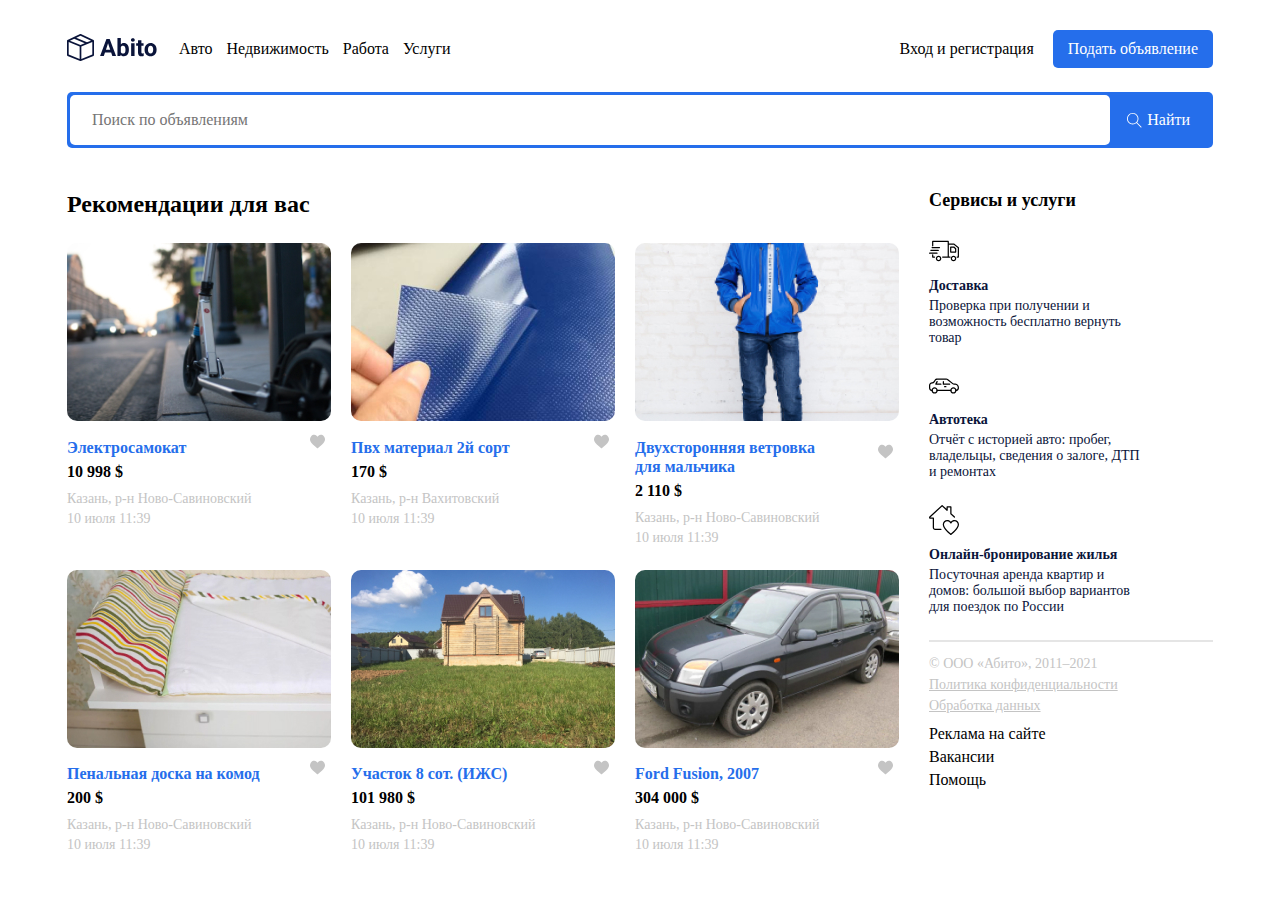
<file: index.html>
<!DOCTYPE html>
<html lang="en">
<head>
    <meta charset="UTF-8">
    <meta http-equiv="X-UA-Compatible" content="IE=edge">
    <meta name="viewport" content="width=device-width, initial-scale=1.0">
    <title>Abito - доска объявлений</title>
    <link rel="preconnect" href="https://fonts.googleapis.com"> 
    <link rel="preconnect" href="https://fonts.gstatic.com" crossorigin> 
    <link href="https://fonts.googleapis.com/css2?family=Roboto:wght@400;700&display=swap" rel="stylesheet">
    <link rel="stylesheet" href="css/normalize.css">
    <link rel="stylesheet" href="css/style.css">
</head>
<body>
    <header class="header container">
        <div class="navbar">
            <a href="/index.html" class="logo">
                <img src="img/logo.svg" alt="Logo : Abito" class="logo-image">
            </a>
            
            <div class="navbar-panel">
                <button class="close-menu">
                    <svg width="32" height="32" viewBox="0 0 32 32" fill="none" xmlns="http://www.w3.org/2000/svg">
                        <path d="M1 1L31 31M1 31L31 1" stroke="black" stroke-width="2"/>
                    </svg>
                </button>
                    
                <!-- навигация -->
            <nav class="navbar-menu">
                <!-- меню -->
                <ul class="menu">
                    <!-- пункт меню -->
                    <li class="menu-item">
                        <!-- ссылка -->
                        <a href="#" class="menu-link">Авто</a>
                    </li>
                    <li class="menu-item">
                        <a href="#" class="menu-link">Недвижимость</a>
                    </li>
                    <li class="menu-item">
                        <a href="#" class="menu-link">Работа</a>
                    </li>
                    <li class="menu-item">
                        <a href="#" class="menu-link">Услуги</a>
                    </li>
                </ul>
            </nav>

            <div class="button-group">
                <a href="#" class="button button-link">Вход и регистрация</a>
                <a href="#" class="button button-primary">Подать объявление</a>
            </div>
            </div>

            <button class="menu-button">
                <svg width="30" height="30" viewBox="0 0 30 30" fill="none" xmlns="http://www.w3.org/2000/svg">
                    <path d="M0.937476 9.37501H29.0624C29.58 9.37501 29.9999 8.95498 29.9999 8.43754C29.9999 7.92002 29.5799 7.50006 29.0624 7.50006H0.937476C0.419955 7.50006 0 7.92009 0 8.43754C0 8.95498 0.420033 9.37501 0.937476 9.37501Z" fill="black"/>
                    <path d="M29.0624 14.0626H0.937476C0.419955 14.0626 0 14.4826 0 15C0 15.5175 0.420033 15.9375 0.937476 15.9375H29.0624C29.58 15.9375 29.9999 15.5175 29.9999 15C29.9999 14.4826 29.58 14.0626 29.0624 14.0626Z" fill="black"/>
                    <path d="M29.0625 20.625H10.3125C9.79495 20.625 9.375 21.0451 9.375 21.5625C9.375 22.08 9.79503 22.5 10.3125 22.5H29.0625C29.58 22.5 29.9999 22.0799 29.9999 21.5625C30 21.045 29.58 20.625 29.0625 20.625Z" fill="black"/>
                </svg>
                    
            </button>
        </div>
        <!-- /.navbar -->
        <div class="search-panel">
            <input type="search" class="search-input" placeholder="Поиск по объявлениям">
            
            <button class="search-button">
                <svg class="search-icon" width="15" height="15" viewBox="0 0 15 15" fill="none" xmlns="http://www.w3.org/2000/svg">
                <path d="M14.6506 14.0012L10.0862 9.43675C10.9465 8.43352 11.4706 7.13293 11.4706 5.71058C11.4706 2.54822 8.89765 -0.0247192 5.7353 -0.0247192C4.20353 -0.0247192 2.76265 0.571751 1.67824 1.6544C0.595589 2.73793 -0.000881376 4.17881 9.77541e-07 5.71058C9.77541e-07 8.87293 2.57294 11.4459 5.7353 11.4459C7.15765 11.4459 8.45912 10.9218 9.46235 10.0615L14.0268 14.6259L14.6506 14.0012ZM5.7353 10.5635C3.06 10.5635 0.882354 8.38675 0.882354 5.71058C0.881472 4.41352 1.38618 3.19499 2.30294 2.2791C3.21882 1.36234 4.43824 0.857634 5.7353 0.857634C8.41059 0.857634 10.5882 3.0344 10.5882 5.71058C10.5882 8.38587 8.41059 10.5635 5.7353 10.5635Z" fill="white"/>
                </svg>
                    
                <span class="search-button-text">Найти</span>
            </button>
        </div>
        <!-- /.search-panel -->
    </header>
    <!-- /.header -->

    <div class="page-content container">
        <main class="main">
            <h2 class="page-title">Рекомендации для вас</h2>
            <div class="cards">
                <div class="card">
                    <a href="firstpost.html" class="card-link">
                        <img src="img/first-card-image.jpg" alt="photo" class="card-image">
                    </a>
                    <div class="card-header">
                        <a href="firstpost.html" class="card-link">
                            <h3 class="card-title">Электросамокат</h3>
                        </a>
                        <button class="like"><img src="img/like.svg" alt="like" class="like-button"></button>
                    </div>
                    <strong class="card-price">10 998 $</strong>
                    <p class="card-text">Казань, р-н Ново-Савиновский</p>
                    <p class="card-text">10 июля 11:39</p>
                </div>

                <div class="card">
                    <a href="#" class="card-link">
                        <img src="img/second-card-image.jpg" alt="photo" class="card-image">
                    </a>
                    <div class="card-header">
                        <a href="#" class="card-link">
                            <h3 class="card-title">Пвх материал 2й сорт</h3>
                        </a>
                        <button class="like"><img src="img/like.svg" alt="like" class="like-button"></button>
                    </div>
                    <strong class="card-price">170 $</strong>
                    <p class="card-text">Казань, р-н Вахитовский</p>
                    <p class="card-text">10 июля 11:39</p>
                </div>

                <div class="card">
                    <a href="#" class="card-link">
                        <img src="img/third-card-image.jpg" alt="photo" class="card-image">
                    </a>
                    <div class="card-header">
                        <a href="#" class="card-link">
                            <h3 class="card-title">Двухсторонняя ветровка <br>для мальчика</h3>
                        </a>
                        <button class="like"><img src="img/like.svg" alt="like" class="like-button"></button>
                    </div>
                    <strong class="card-price">2 110 $</strong>
                    <p class="card-text">Казань, р-н Ново-Савиновский</p>
                    <p class="card-text">10 июля 11:39</p>
                </div>

                <div class="card">
                    <a href="#" class="card-link">
                        <img src="img/fourth-card-image.jpg" alt="photo" class="card-image">
                    </a>
                    <div class="card-header">
                        <a href="#" class="card-link">
                            <h3 class="card-title">Пенальная доска на комод</h3>
                        </a>
                        <button class="like"><img src="img/like.svg" alt="like" class="like-button"></button>
                    </div>
                    <strong class="card-price">200 $</strong>
                    <p class="card-text">Казань, р-н Ново-Савиновский</p>
                    <p class="card-text">10 июля 11:39</p>
                </div>

                <div class="card">
                    <a href="#" class="card-link">
                        <img src="img/fifth-card-image.jpg" alt="photo" class="card-image">
                    </a>
                    <div class="card-header">
                        <a href="#" class="card-link">
                            <h3 class="card-title">Участок 8 сот. (ИЖС)</h3>
                        </a>
                        <button class="like"><img src="img/like.svg" alt="like" class="like-button"></button>
                    </div>
                    <strong class="card-price">101 980 $</strong>
                    <p class="card-text">Казань, р-н Ново-Савиновский</p>
                    <p class="card-text">10 июля 11:39</p>
                </div>

                <div class="card">
                    <a href="#" class="card-link">
                        <img src="img/sixth-card-image.jpg" alt="photo" class="card-image">
                    </a>
                    <div class="card-header">
                        <a href="#" class="card-link">
                            <h3 class="card-title">Ford Fusion, 2007</h3>
                        </a>
                        <button class="like"><img src="img/like.svg" alt="like" class="like-button"></button>
                    </div>
                    <strong class="card-price">304 000 $</strong>
                    <p class="card-text">Казань, р-н Ново-Савиновский</p>
                    <p class="card-text">10 июля 11:39</p>
                </div>
            </div>
        </main>
        <!-- /.main -->
        <aside class="sidebar">
            <h4 class="page-title">Сервисы и услуги</h4>
            <div class="service">
                <img src="img/shipping.svg" alt="service-image" class="service-image">
                <h5 class="service-title">Доставка</h5>
                <p class="service-text">Проверка при получении и возможность бесплатно вернуть товар</p>
            </div>

            <div class="service">
                <img src="img/autotek.svg" alt="service-image" class="service-image">
                <h5 class="service-title">Автотека</h5>
                <p class="service-text">Отчёт с историей авто: пробег, владельцы, сведения о залоге, ДТП и ремонтах</p>
            </div>

            <div class="service">
                <img src="img/booking.svg" alt="service-image" class="service-image">
                <h5 class="service-title">Онлайн-бронирование жилья</h5>
                <p class="service-text">Посуточная аренда квартир и домов: большой выбор вариантов для поездок по России</p>
            </div>
            <hr color="#E5E5E5">
            <footer class="footer">
                <p class="footer-text">© ООО «Абито», 2011–2021</p>
                <ul class="footer-menu">
                    <li class="footer-menu-item">
                        <a href="#" class="footer-text">Политика конфиденциальности</a>
                    </li>
                    <li class="footer-menu-item">
                        <a href="#" class="footer-text">Обработка данных</a>
                    </li>
                </ul>

                <ul class="footer-menu">
                    <li class="footer-menu-item">
                        <a href="#" class="footer-link">Реклама на сайте</a>
                    </li>
                    <li class="footer-menu-item">
                        <a href="#" class="footer-link">Вакансии</a>
                    </li>
                    <li class="footer-menu-item">
                        <a href="#" class="footer-link">Помощь</a>
                    </li>
                </ul>
            </footer>
            <!-- /.footer -->
        </aside>
        <!-- /.sidebar -->
    </div>
    <!-- /.page-content -->
<script src="https://unpkg.com/swiper/swiper-bundle.min.js"></script>
<script src="js/main.js"></script>    
</body>
</html>
</file>
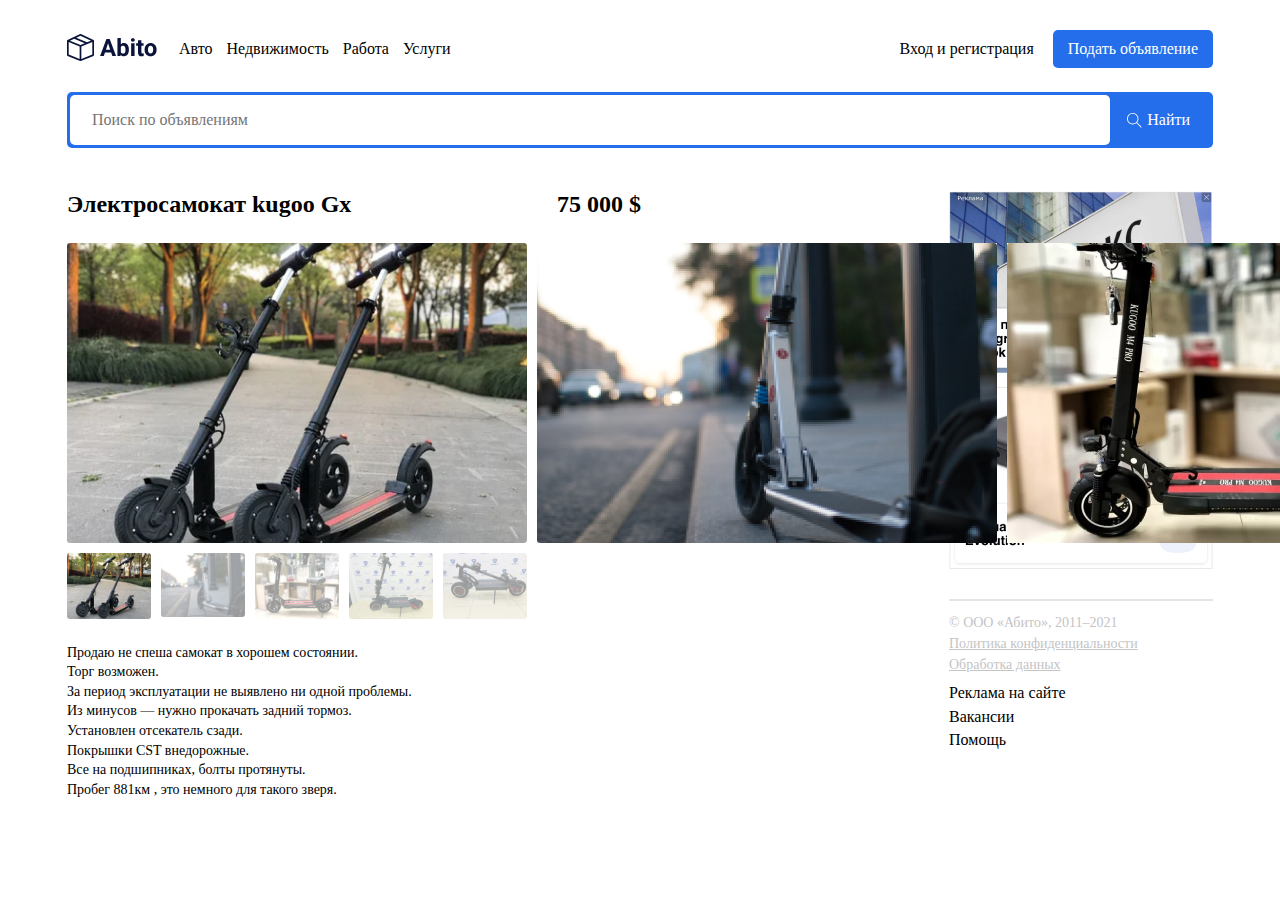
<file: firstpost.html>
<!DOCTYPE html>
<html lang="en">
<head>
    <meta charset="UTF-8">
    <meta http-equiv="X-UA-Compatible" content="IE=edge">
    <meta name="viewport" content="width=device-width, initial-scale=1.0">
    <title>Abito - страница объявления</title>
    <link rel="preconnect" href="https://fonts.googleapis.com"> 
    <link rel="preconnect" href="https://fonts.gstatic.com" crossorigin> 
    <link href="https://fonts.googleapis.com/css2?family=Roboto:wght@400;700&display=swap" rel="stylesheet">
    <link rel="stylesheet" href="css/normalize.css">
    <link rel="stylesheet" href="https://unpkg.com/swiper/swiper-bundle.min.css"/>
    <link rel="stylesheet" href="css/style.css">
</head>
<body>
    <header class="header container">
        <div class="navbar">
            <a href="/index.html" class="logo">
                <img src="img/logo.svg" alt="Logo : Abito" class="logo-image">
            </a>
            
            <div class="navbar-panel">
                <button class="close-menu">
                    <svg width="32" height="32" viewBox="0 0 32 32" fill="none" xmlns="http://www.w3.org/2000/svg">
                        <path d="M1 1L31 31M1 31L31 1" stroke="black" stroke-width="2"/>
                    </svg>
                </button>
                    
                <!-- навигация -->
            <nav class="navbar-menu">
                <!-- меню -->
                <ul class="menu">
                    <!-- пункт меню -->
                    <li class="menu-item">
                        <!-- ссылка -->
                        <a href="#" class="menu-link">Авто</a>
                    </li>
                    <li class="menu-item">
                        <a href="#" class="menu-link">Недвижимость</a>
                    </li>
                    <li class="menu-item">
                        <a href="#" class="menu-link">Работа</a>
                    </li>
                    <li class="menu-item">
                        <a href="#" class="menu-link">Услуги</a>
                    </li>
                </ul>
            </nav>

            <div class="button-group">
                <a href="#" class="button button-link">Вход и регистрация</a>
                <a href="#" class="button button-primary">Подать объявление</a>
            </div>
            </div>
            <button class="menu-button">
                <svg width="30" height="30" viewBox="0 0 30 30" fill="none" xmlns="http://www.w3.org/2000/svg">
                    <path d="M0.937476 9.37501H29.0624C29.58 9.37501 29.9999 8.95498 29.9999 8.43754C29.9999 7.92002 29.5799 7.50006 29.0624 7.50006H0.937476C0.419955 7.50006 0 7.92009 0 8.43754C0 8.95498 0.420033 9.37501 0.937476 9.37501Z" fill="black"/>
                    <path d="M29.0624 14.0626H0.937476C0.419955 14.0626 0 14.4826 0 15C0 15.5175 0.420033 15.9375 0.937476 15.9375H29.0624C29.58 15.9375 29.9999 15.5175 29.9999 15C29.9999 14.4826 29.58 14.0626 29.0624 14.0626Z" fill="black"/>
                    <path d="M29.0625 20.625H10.3125C9.79495 20.625 9.375 21.0451 9.375 21.5625C9.375 22.08 9.79503 22.5 10.3125 22.5H29.0625C29.58 22.5 29.9999 22.0799 29.9999 21.5625C30 21.045 29.58 20.625 29.0625 20.625Z" fill="black"/>
                </svg>
                    
            </button>
        </div>
        <!-- /.navbar -->
        <div class="search-panel">
            <input type="search" class="search-input" placeholder="Поиск по объявлениям">
            
            <button class="search-button">
                <svg class="search-icon" width="15" height="15" viewBox="0 0 15 15" fill="none" xmlns="http://www.w3.org/2000/svg">
                <path d="M14.6506 14.0012L10.0862 9.43675C10.9465 8.43352 11.4706 7.13293 11.4706 5.71058C11.4706 2.54822 8.89765 -0.0247192 5.7353 -0.0247192C4.20353 -0.0247192 2.76265 0.571751 1.67824 1.6544C0.595589 2.73793 -0.000881376 4.17881 9.77541e-07 5.71058C9.77541e-07 8.87293 2.57294 11.4459 5.7353 11.4459C7.15765 11.4459 8.45912 10.9218 9.46235 10.0615L14.0268 14.6259L14.6506 14.0012ZM5.7353 10.5635C3.06 10.5635 0.882354 8.38675 0.882354 5.71058C0.881472 4.41352 1.38618 3.19499 2.30294 2.2791C3.21882 1.36234 4.43824 0.857634 5.7353 0.857634C8.41059 0.857634 10.5882 3.0344 10.5882 5.71058C10.5882 8.38587 8.41059 10.5635 5.7353 10.5635Z" fill="white"/>
                </svg>
                    
                <span class="search-button-text">Найти</span>
            </button>
        </div>
        <!-- /.search-panel -->
    </header>
    <!-- /.header -->

    <div class="single-page-content container">
        <main class="main single-main">
            <div class="firstpost-content">
                <h2 class="page-title">Электросамокат kugoo Gx</h2>

                <!-- СЛАЙДЕР -->

                <div
      style="--swiper-navigation-color: #fff; --swiper-pagination-color: #fff"
      class="swiper-container mySwiper2"
    >
      <div class="swiper-wrapper">
        <div class="swiper-slide">
          <img src="img/first-samokat.jpg" alt="samokat-image" class="samokat-image" />
        </div>
        <div class="swiper-slide">
          <img src="img/second-samokat.jpg" alt="samokat-image" class="samokat-image" />
        </div>
        <div class="swiper-slide">
          <img src="img/third-samokat.jpg" alt="samokat-image" class="samokat-image" />
        </div>
        <div class="swiper-slide">
          <img src="img/fourth-samokat.jpg" alt="samokat-image" class="samokat-image" />
        </div>
        <div class="swiper-slide">
          <img src="img/fifth-samokat.jpg" alt="samokat-image" class="samokat-image" />
        </div>
        
      </div>

    </div>
    <div thumbsSlider="" class="swiper-container mySwiper">
      <div class="swiper-wrapper">
        <div class="swiper-slide">
          <img src="img/first-samokat.jpg" alt="samokat-image" class="samokat-image" />
        </div>
        <div class="swiper-slide">
          <img src="img/second-samokat.jpg" alt="samokat-image" class="samokat-image" />
        </div>
        <div class="swiper-slide">
          <img src="img/third-samokat.jpg" alt="samokat-image" class="samokat-image" />
        </div>
        <div class="swiper-slide">
          <img src="img/fourth-samokat.jpg" alt="samokat-image" class="samokat-image" />
        </div>
        <div class="swiper-slide">
          <img src="img/fifth-samokat.jpg" alt="samokat-image" class="samokat-image" />
        </div>
        
      </div>
    </div>
                <div class="content-text">
                    <p>Продаю не спеша самокат в хорошем состоянии.<br>
                        Торг возможен.<br>
                        За период эксплуатации не выявлено ни одной проблемы.<br>
                        Из минусов — нужно прокачать задний тормоз.<br>
                        Установлен отсекатель сзади.<br>
                        Покрышки CST внедорожные.<br>
                        Все на подшипниках, болты протянуты.<br>
                        Пробег 881км , это немного для такого зверя.</p>
                </div>

            </div>

            <div class="author-and-aside">
                <div class="author">
                    <strong class="single-price">75 000 $</strong>
                    <div class="author-and-buttons">
                        <div class="author-wrapper">
                            <div class="author-info">
                                <span class="author-name">Михаил Воробьев</span>
                                <div class="rating">
                                        <svg width="10" height="10" viewBox="0 0 10 10" fill="none" xmlns="http://www.w3.org/2000/svg">
                                        <path d="M9.97393 3.83595C9.90847 3.63346 9.72887 3.48965 9.51639 3.4705L6.63011 3.20842L5.4888 0.537072C5.40465 0.341297 5.21299 0.214569 5.00005 0.214569C4.78711 0.214569 4.59545 0.341297 4.5113 0.53753L3.36999 3.20842L0.483257 3.4705C0.271154 3.4901 0.0920116 3.63346 0.0261682 3.83595C-0.0396751 4.03844 0.0211327 4.26054 0.181583 4.40054L2.36326 6.31389L1.71994 9.14775C1.67286 9.35612 1.75374 9.5715 1.92662 9.69647C2.01955 9.76361 2.12827 9.79779 2.23791 9.79779C2.33244 9.79779 2.42621 9.77231 2.51036 9.72195L5.00005 8.23396L7.48882 9.72195C7.67094 9.83152 7.90052 9.82152 8.07302 9.69647C8.24598 9.57112 8.32678 9.35566 8.27971 9.14775L7.63638 6.31389L9.81806 4.40093C9.97851 4.26054 10.0398 4.03882 9.97393 3.83595Z" fill="#FFC107"/>
                                        </svg>
                                        <svg width="10" height="10" viewBox="0 0 10 10" fill="none" xmlns="http://www.w3.org/2000/svg">
                                        <path d="M9.97393 3.83595C9.90847 3.63346 9.72887 3.48965 9.51639 3.4705L6.63011 3.20842L5.4888 0.537072C5.40465 0.341297 5.21299 0.214569 5.00005 0.214569C4.78711 0.214569 4.59545 0.341297 4.5113 0.53753L3.36999 3.20842L0.483257 3.4705C0.271154 3.4901 0.0920116 3.63346 0.0261682 3.83595C-0.0396751 4.03844 0.0211327 4.26054 0.181583 4.40054L2.36326 6.31389L1.71994 9.14775C1.67286 9.35612 1.75374 9.5715 1.92662 9.69647C2.01955 9.76361 2.12827 9.79779 2.23791 9.79779C2.33244 9.79779 2.42621 9.77231 2.51036 9.72195L5.00005 8.23396L7.48882 9.72195C7.67094 9.83152 7.90052 9.82152 8.07302 9.69647C8.24598 9.57112 8.32678 9.35566 8.27971 9.14775L7.63638 6.31389L9.81806 4.40093C9.97851 4.26054 10.0398 4.03882 9.97393 3.83595Z" fill="#FFC107"/>
                                        </svg>
                                        <svg width="10" height="10" viewBox="0 0 10 10" fill="none" xmlns="http://www.w3.org/2000/svg">
                                        <path d="M9.97393 3.83595C9.90847 3.63346 9.72887 3.48965 9.51639 3.4705L6.63011 3.20842L5.4888 0.537072C5.40465 0.341297 5.21299 0.214569 5.00005 0.214569C4.78711 0.214569 4.59545 0.341297 4.5113 0.53753L3.36999 3.20842L0.483257 3.4705C0.271154 3.4901 0.0920116 3.63346 0.0261682 3.83595C-0.0396751 4.03844 0.0211327 4.26054 0.181583 4.40054L2.36326 6.31389L1.71994 9.14775C1.67286 9.35612 1.75374 9.5715 1.92662 9.69647C2.01955 9.76361 2.12827 9.79779 2.23791 9.79779C2.33244 9.79779 2.42621 9.77231 2.51036 9.72195L5.00005 8.23396L7.48882 9.72195C7.67094 9.83152 7.90052 9.82152 8.07302 9.69647C8.24598 9.57112 8.32678 9.35566 8.27971 9.14775L7.63638 6.31389L9.81806 4.40093C9.97851 4.26054 10.0398 4.03882 9.97393 3.83595Z" fill="#FFC107"/>
                                        </svg>
                                        <svg width="10" height="10" viewBox="0 0 10 10" fill="none" xmlns="http://www.w3.org/2000/svg">
                                        <path d="M9.97393 3.83595C9.90847 3.63346 9.72887 3.48965 9.51639 3.4705L6.63011 3.20842L5.4888 0.537072C5.40465 0.341297 5.21299 0.214569 5.00005 0.214569C4.78711 0.214569 4.59545 0.341297 4.5113 0.53753L3.36999 3.20842L0.483257 3.4705C0.271154 3.4901 0.0920116 3.63346 0.0261682 3.83595C-0.0396751 4.03844 0.0211327 4.26054 0.181583 4.40054L2.36326 6.31389L1.71994 9.14775C1.67286 9.35612 1.75374 9.5715 1.92662 9.69647C2.01955 9.76361 2.12827 9.79779 2.23791 9.79779C2.33244 9.79779 2.42621 9.77231 2.51036 9.72195L5.00005 8.23396L7.48882 9.72195C7.67094 9.83152 7.90052 9.82152 8.07302 9.69647C8.24598 9.57112 8.32678 9.35566 8.27971 9.14775L7.63638 6.31389L9.81806 4.40093C9.97851 4.26054 10.0398 4.03882 9.97393 3.83595Z" fill="#FFC107"/>
                                        </svg>
                                        <svg width="10" height="10" viewBox="0 0 10 10" fill="none" xmlns="http://www.w3.org/2000/svg">
                                        <path d="M9.97393 3.83595C9.90847 3.63346 9.72887 3.48965 9.51639 3.4705L6.63011 3.20842L5.4888 0.537072C5.40465 0.341297 5.21299 0.214569 5.00005 0.214569C4.78711 0.214569 4.59545 0.341297 4.5113 0.53753L3.36999 3.20842L0.483257 3.4705C0.271154 3.4901 0.0920116 3.63346 0.0261682 3.83595C-0.0396751 4.03844 0.0211327 4.26054 0.181583 4.40054L2.36326 6.31389L1.71994 9.14775C1.67286 9.35612 1.75374 9.5715 1.92662 9.69647C2.01955 9.76361 2.12827 9.79779 2.23791 9.79779C2.33244 9.79779 2.42621 9.77231 2.51036 9.72195L5.00005 8.23396L7.48882 9.72195C7.67094 9.83152 7.90052 9.82152 8.07302 9.69647C8.24598 9.57112 8.32678 9.35566 8.27971 9.14775L7.63638 6.31389L9.81806 4.40093C9.97851 4.26054 10.0398 4.03882 9.97393 3.83595Z" fill="#FFC107"/>
                                        </svg>           
                                        <span class="rating-counter">5 отзывов</span>
                                    </div>
                                    <div class="author-status">Частное лицо</div>
                            </div>
                            <img src="img/author-image.jpg" alt="" class="author-avatar">
                        </div>
                        <div class="button-group">
                            <button class="button button-block button-primary">Показать телефон</button>
                            <button class="button button-block button-success">Написать сообщение</button>
                        </div>
                    </div>
                </div>

                <aside class="sidebar firstpost-sidebar">
                    <hr class="top-hr" color="#E5E5E5">
                    <div class="banners">
                        <a href="#">
                            <img src="img/first-banner.jpg" alt="banner-image" class="first-banner-image banner-image">
                        </a>
                        <a href="#">
                            <img src="img/second-banner.jpg" alt="banner-image" class="second-banner-image banner-image">
                        </a>
                    </div>
                    <hr class="bottom-hr" color="#E5E5E5">
                    <footer class="footer">
                        <p class="footer-text">© ООО «Абито», 2011–2021</p>
                        <ul class="footer-menu">
                            <li class="footer-menu-item">
                                <a href="#" class="footer-text">Политика конфиденциальности</a>
                            </li>
                            <li class="footer-menu-item">
                                <a href="#" class="footer-text">Обработка данных</a>
                            </li>
                        </ul>
        
                        <ul class="footer-menu">
                            <li class="footer-menu-item">
                                <a href="#" class="footer-link">Реклама на сайте</a>
                            </li>
                            <li class="footer-menu-item">
                                <a href="#" class="footer-link">Вакансии</a>
                            </li>
                            <li class="footer-menu-item">
                                <a href="#" class="footer-link">Помощь</a>
                            </li>
                        </ul>
                    </footer>
                    <!-- /.footer -->
                </aside>
                <!-- /.sidebar -->
            </div>
            
        </main>
        <!-- /.main -->
        
    </div>
    <!-- /.page-content -->
    <script src="https://unpkg.com/swiper/swiper-bundle.min.js"></script>
    <script src="js/main.js"></script>    
</body>
</html>
</file>
<file: css/style.css>
.body {
    font-family: 'Roboto', sans-serif;
    font-size: 14px;
    color: #0A143A;
}

.container {
    max-width: 1146px;
    margin: auto;
}

.header {
    padding-top: 30px;
    padding-bottom: 30px;
    margin-bottom: 12px;
}

.navbar {
    display: flex;
    align-items: center;
    justify-content: space-between;
    margin-bottom: 24px;
}

.navbar-panel {
    flex-grow: 1;
    display: flex;
    align-items: center;
}

.navbar-menu {
    margin-right: auto;
}

.menu {
    list-style: none;
    margin: 0;
    padding: 0 22px;
    display: flex;
}

.menu-item:not(:last-child) {
    margin-right: 14px;
}

.menu-link {
    text-decoration: none;
    color: inherit;
}

.button {
    text-decoration: none;
    display: inline-block;
    padding: 10px 15px;
    cursor: pointer;
}

.button-link {
    color: inherit;
}

.button-primary {
    color: white;
    background: #256eeb;
    border-radius: 5px;
}

.search-panel  {
    height: 50px;
    background: #256eeb;
    border-radius: 5px;
    display: flex;
    padding: 3px;
}

.search-input {
    flex-grow: 1;
    background: white;
    border-radius: 5px;
    border: none;
    padding: 0 22px; 
}

.search-button {
    background: #256eeb;
    border: none;
    color: white;
    padding-right: 20px;
    padding-left: 17px;
    display: flex;
    align-items: center;
    cursor: pointer;
}

.search-button-text {
    margin-left: 5px;
}

.page-title {
    margin: 0;
    font-size: 24px;
    line-height: 28px;
    margin-bottom: 25px;
}

.page-content {
    display: grid;
    grid-template-columns: 9fr 3fr;
    grid-column-gap: 10px;
}

.single-page-content {
    display: grid;
    grid-template-columns: 12fr;
}

.cards {
    display: flex;
    flex-wrap: wrap;

}

.card {
    margin-bottom: 20px;
    margin-right: 20px;
}

.card-link {
    text-decoration: none;
}

.card-image {
    border-radius: 10px;
    width: 264px;
    height: 178px;
    object-fit: cover;
}

.card-title {
    font-size: 16px;
    line-height: 19px;
    color: #256EEB;
    margin-top: 12px;
    margin-bottom: 5px;
}

.card-header {
    display: flex;
    justify-content: space-between;
    align-items: center;
}

.like {
    border: none;
    background: white;
    margin-left: 15px;
    cursor: pointer;
}

.card-price {
    font-size: 16px;
    line-height: 19px;
    margin-bottom: 10px;
    display: block;
}

.card-text {
    font-size: 14px;
    line-height: 16px;
    color: #C4C4C4;
    margin-top: 0;
    margin-bottom: 4px;
}

.service {
    margin-bottom: 25px;
}

.sidebar .page-title {
    font-size: 18px;
    line-height: 21px;
}

.service-title {
    font-size: 14px;
    line-height: 16px;
    color: #0A143A;
    margin-top: 7px;
    margin-bottom: 4px;
}

.service-text {
    font-size: 14px;
    line-height: 16px;
    color: #0A143A;
    max-width: 217px;
    margin: 0;
}

.footer-text {
    display: block;
    font-size: 14px;
    line-height: 16px;
    color: #C4C4C4;
    margin-bottom: 5px;
}

.footer-menu {
    margin: 0;
    padding: 0;
    list-style: none;
    margin-bottom: 11px;
}

.footer-link {
    display: block;
    color: inherit;
    text-decoration: none;
    margin-bottom: 5px;
}

.first-banner-image {
    margin-bottom: 7px;
    cursor: pointer;
}

.second-banner-image {
    margin-bottom: 18px;
    cursor: pointer;
}

.single-main {
    width: 100%;
    display: flex;
    align-items: flex-start;
}

.content {
    max-width: 460px;
    margin-right: 30px;
}

.firstpost-content {
    max-width: 460px;
    margin-right: 30px;
}

.single-price {
    font-size: 24px;
    line-height: 28px;
}

.author {
    min-width: 264px;
    margin-right: 128px;
}

.author-wrapper {
    display: flex;
    align-items: center;
    justify-content: space-between;
    margin-top: 25px;
    margin-bottom: 30px;
}

.author-name {
    font-weight: bold;
    font-size: 14px;
    line-height: 16px;
    display: block;
    margin-bottom: 4px;
}

.rating {
    margin-bottom: 5px;
}

.rating-counter {
    margin-left: 10px;
    opacity: 0.5;
}

.author-status {
    font-size: 12px;
    line-height: 14px;
}

.author-avatar {
    width: 50px;
    height: 50px;
    object-fit: cover;
    border-radius: 50%;
}

.button-block {
    display: block;
    width: 100%;
    height: 54px;
    text-align: center;
    margin-bottom: 14px;
    font-size: 14px;
    line-height: 16px;
    border: none;
}

.button-success {
    color: white;
    background: #14B4BE;
    border-radius: 5px;
}

.swiper-image {
    width: 100%;
    border-radius: 10px;
}

.swiper-container {
    width: 100%;
    height: 100%;
  }

  .swiper-slide {
    text-align: center;
    font-size: 18px;
    background: #fff;

    /* Center slide text vertically */
    display: -webkit-box;
    display: -ms-flexbox;
    display: -webkit-flex;
    display: flex;
    -webkit-box-pack: center;
    -ms-flex-pack: center;
    -webkit-justify-content: center;
    justify-content: center;
    -webkit-box-align: center;
    -ms-flex-align: center;
    -webkit-align-items: center;
    align-items: center;
  }

  .swiper-slide img {
    display: block;
    width: 100%;
    height: 100%;
    object-fit: cover;
    border-radius: 3px;
  }

  .swiper-container {
    width: 100%;
    height: 300px;
    margin-left: auto;
    margin-right: auto;
  }

  .swiper-slide {
    background-size: cover;
    background-position: center;
  }

  .mySwiper2 {
    width: 100%;
    border-radius: 10px;
  }

  .mySwiper {
    height: 20%;
    box-sizing: border-box;
    padding: 10px 0;
  }

  .mySwiper .swiper-slide {
    width: 25%;
    height: 100%;
    opacity: 0.4;
  }

  .mySwiper .swiper-slide-thumb-active {
    opacity: 1;
  }

  .swiper-slide img {
    display: block;
    width: 100%;
    height: 100%;
    object-fit: cover;
  }

.content-text {
    font-size: 14px;
    line-height: 140%;
    color: inherit;
}

.close-menu {
    display: none;
}

.menu-button {
    background: white;
    border: none;
    cursor: pointer;
    display: none;
}

.author-and-aside {
    width: 100%;
    display: flex;
    justify-content: space-between;
}

.top-hr {
    display: none;
}

@media (max-width: 1200px)  {
    .container {
        max-width: 960px;
    }

    .card {
        width: 45%;
    }

    .card-image {
        width: 100%;
        height: 250px;
    }

    .banner-image {
        width: 100%;
    }

    .author {
        min-width: 234px;
        margin-right: 28px;
    }
}

@media (max-width: 992px) {
    .container {
        max-width: 740px;
    }

    .card-image {
        height: 150px;
    }

    .author {
        margin-right: 0;

    }

    .author-and-aside {
        width: 100%;
        display: flex;
        flex-direction: column;
    }

    .top-hr {
        display: block;
        margin-top: 0;
    }

    .first-banner-image {
        margin-top: 18px;
    }
}

@media (max-width: 768px) {
    .container {
        max-width: 576px;
    }

    .card {
        width: 100%;
    }

    .page-content {
        grid-template-columns: 8fr 4fr;
    }

    .menu-button {
        display: block;
    }

    .navbar-panel {
        position: fixed;
        top: 0;
        right: 0;
        width: 100%;
        height: 100%;
        background: white;
        z-index: 9;
        flex-direction: column;
        align-items: center;
        justify-content: center;
        transition: transform 0.5s, opacity 0.5s;
        transform: translateX(100%);
        opacity: 0;
    }

    .is-open {
        transform: translateX(0);
        opacity: 1;
    }

    .close-menu {
        display: block;
        position: absolute;
        right: 30px;
        top: 30px;
        background: white;
        border: none;
        cursor: pointer;
    }

    .navbar-menu {
        margin-left: auto;
        margin-bottom: 20px;
    }

    .menu {
        flex-direction: column;
        align-items: center;
        justify-content: center;
    }

    .menu-item:not(:last-child) {
        margin-right: 0;
        margin-bottom: 10px;
    }

    .navbar-panel .button-group {
        display: flex;
        flex-direction: column;
        text-align: center;
    }

    .single-main {
        width: 100%;
        display: flex;
        align-items: flex-start;
        flex-direction: column;
    }

    .author-and-aside {
        margin-top: 20px;
    }

    .author-and-buttons {
        width: 100%;
        display: flex;
        justify-content: space-between;
    }

    .author-wrapper {
        width: 47.5%;
    }

    .button-group {
        width: 47.5%;
    }

    .banners {
        display: flex;
        justify-content: space-between;
    }

    .first-banner-image {
        margin: 0;
        width: 272px;
        height: 200px;
    }
    .second-banner-image {
        margin: 0;
        width: 272px;
        height: 200px;
    }

    .swiper-container {
        width: 576px;
    }

}

@media (max-width: 576px) {
    .container {
        max-width: 420px;
    }

    .page-content {
        grid-template-columns: 12fr;
    }

    .card {
        margin-right: 0;
    }

    .card-image {
        height: 250px;
    }

    .search-button-text {
        display: none;
    }

    .swiper-container {
        width: 420px;
    }

    .firstpost-content {
        margin-right: 0;
    }
    
    .author-and-buttons {
        width: 100%;
        display: flex;
        flex-direction: column;
    }

    .author-wrapper {
        width: 100%;
    }

    .button-group {
        width: 100%;
    }

    .banners {
        display: flex;
        flex-direction: column;
    }

    .first-banner-image {
        margin: 0;
        width: 100%;
        height: 200px;
    }
    .second-banner-image {
        margin: 0;
        width: 100%;
        height: 200px;
    }

    .firstpost-content {
        width: 100%;
    }

    .navbar-panel .button-group {
        display: flex;
        flex-direction: column;
        text-align: center;
        width: 50%;
    }
}

@media (max-width: 420px) {
    .container {
        max-width: 315px;
    }

    .swiper-container {
        width: 315px;
    }
}
</file>
